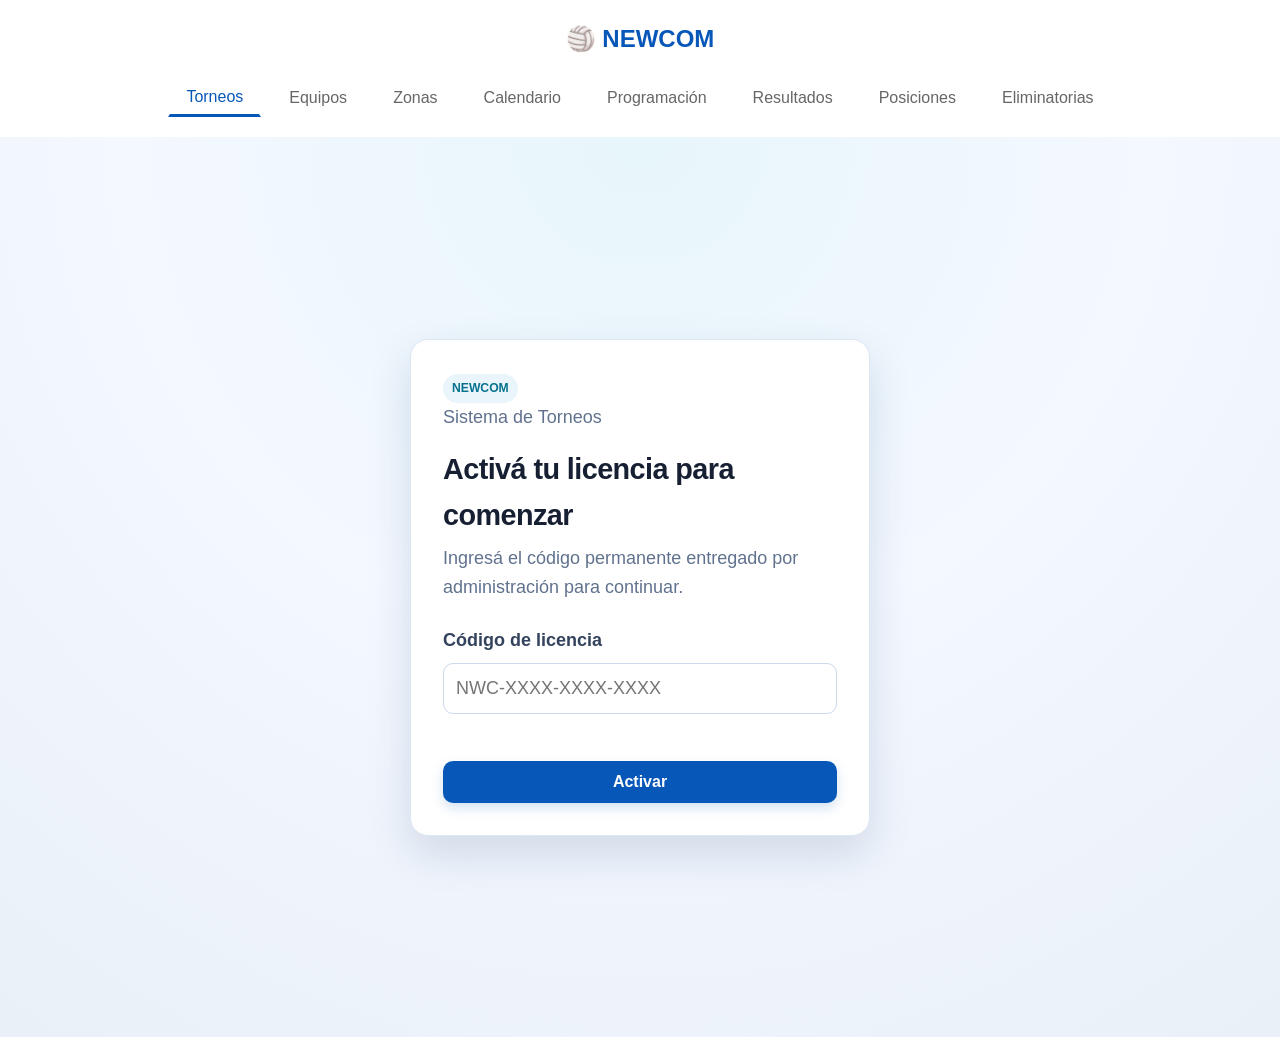
<file: index.html>
<!DOCTYPE html>
<html lang="es">
<head>
    <meta charset="UTF-8" />
    <meta name="viewport" content="width=device-width, initial-scale=1.0" />
    <title>NEWCOM - Gestión de Torneos</title>
    <link rel="stylesheet" href="css/main.css" />
    <link rel="stylesheet" href="css/layout.css" />
    <script type="module" src="js/main.js"></script>
</head>
<body>
    <header class="app-header">
        <div class="logo">🏐 NEWCOM</div>
        <nav id="main-nav" aria-label="Navegación principal">
            <button type="button" id="btn-nav-torneos" class="nav-btn active">Torneos</button>
            <button type="button" id="btn-nav-equipos" class="nav-btn">Equipos</button>
            <button type="button" id="btn-nav-zonas" class="nav-btn">Zonas</button>
            <button type="button" id="btn-nav-calendario" class="nav-btn">Calendario</button>
            <button type="button" id="btn-nav-programacion" class="nav-btn">Programación</button>
            <button type="button" id="btn-nav-resultados" class="nav-btn">Resultados</button>
            <button type="button" id="btn-nav-posiciones" class="nav-btn">Posiciones</button>
            <button type="button" id="btn-nav-eliminatorias" class="nav-btn">Eliminatorias</button>
        </nav>
    </header>

    <main id="app-container" class="container">
        <!-- Vista Torneos -->
        <section id="view-torneos" class="view-section active">
            <h2>Mis Torneos</h2>
            <div id="torneos-list" class="grid-cards">
                <p>Cargando torneos...</p>
            </div>
            <button id="btn-nuevo-torneo" class="btn-primary btn-large">+ Crear Nuevo Torneo</button>
        </section>

        <!-- Vista Equipos -->
        <section id="view-equipos" class="view-section">
            <h2>Gestión de Equipos</h2>
            <div class="panel-control">
                <button id="btn-nueva-categoria" class="btn-primary">Añadir Categoría</button>
            </div>
            <div id="selector-categorias" class="tabs-container">
                <!-- Se inyectan las categorías aquí -->
            </div>
            <div id="panel-categoria-activa" style="display: none; margin-top: 20px;">
                <h3 id="titulo-categoria-activa">Categoría Seleccionada</h3>
                <button id="btn-nuevo-equipo" class="btn-primary" style="margin-bottom: 20px;">+ Añadir Equipo</button>
                <div id="equipos-list" class="grid-cards">
                    <!-- Se inyectan los equipos aquí -->
                </div>
            </div>
        </section>

        <!-- Vista Zonas -->
        <section id="view-zonas" class="view-section">
            <h2>Distribución de Zonas</h2>
            <div id="alerta-zonas" class="panel-control">
                <p>Seleccione una categoría activa desde la pestaña "Equipos" para gestionar sus zonas.</p>
            </div>
            <div id="panel-zonas-activo" style="display: none;">
                <h3 id="titulo-categoria-zonas"></h3>
                <button id="btn-nueva-zona" class="btn-primary">+ Crear Zona</button>
                <div style="margin-top: 20px;">
                    <h3>Equipos sin zona asignada</h3>
                    <div id="equipos-libres-list" class="grid-cards">
                        <!-- Equipos libres -->
                    </div>
                </div>
                <div style="margin-top: 30px;">
                    <h3>Zonas Creadas</h3>
                    <div id="zonas-list" class="grid-cards">
                        <!-- Zonas y sus equipos -->
                    </div>
                </div>
            </div>
        </section>

        <!-- Vista Calendario -->
        <section id="view-calendario" class="view-section">
            <h2>Calendario del Torneo</h2>
            <div class="panel-control">
                <p>Seleccione los días de competencia.</p>
                <div style="display: flex; gap: 10px; margin-bottom: 20px;">
                    <button id="btn-mes-ant" class="btn-primary">Mes Anterior</button>
                    <h3 id="mes-actual-label" style="flex-grow: 1; text-align: center;"></h3>
                    <button id="btn-mes-sig" class="btn-primary">Mes Siguiente</button>
                </div>
            </div>
            <div id="calendario-grid" class="calendar-grid">
                <!-- Los días se generan dinámicamente -->
            </div>
            <button id="btn-guardar-calendario" class="btn-primary btn-large">Guardar Calendario</button>
        </section>

        <!-- Vista Programación -->
        <section id="view-programacion" class="view-section">
            <h2>Programación del Torneo</h2>
            <div class="panel-control">
                <button id="btn-generar-programacion" class="btn-primary btn-large">Generar Programación Automática</button>
            </div>
            <div id="programacion-list" style="margin-top: 20px;">
                <!-- Se inyectan los partidos programados aquí -->
            </div>
        </section>

        <!-- Vista Resultados -->
        <section id="view-resultados" class="view-section">
            <h2>Carga de Resultados</h2>
            <div id="resultados-list" class="grid-cards">
                <!-- Los partidos se inyectan aquí -->
            </div>
        </section>

        <!-- Vista Posiciones -->
        <section id="view-posiciones" class="view-section">
            <h2>Tabla de Posiciones</h2>
            <div id="posiciones-list">
                <!-- Las tablas se generan aquí -->
            </div>
        </section>

        <!-- Vista Eliminatorias -->
        <section id="view-eliminatorias" class="view-section">
            <h2>Eliminatorias</h2>
            <div class="panel-control">
                <button id="btn-generar-eliminatorias" class="btn-primary btn-large">Generar Cruces</button>
            </div>
            <div id="eliminatorias-list" class="grid-cards" style="margin-top: 20px;">
                <!-- Los cruces se inyectan aquí -->
            </div>
        </section>
    </main>

</body>
</html>
</file>
<file: css/main.css>
/* Estilos base de NEWCOM */
:root {
    --primary-color: #0056b3;
    --primary-hover: #004494;
    --bg-color: #f4f7f6;
    --text-color: #333333;
    --text-muted: #666666;
    --border-color: #cccccc;
    --bg-card: #ffffff;
    --success: #28a745;
    --danger: #dc3545;
    --font-base: 18px;
    --spacing-sm: 10px;
    --spacing-md: 20px;
    --spacing-lg: 30px;
    --radius: 8px;
}

* {
    box-sizing: border-box;
    margin: 0;
    padding: 0;
}

body {
    font-family: 'Segoe UI', Roboto, Helvetica, Arial, sans-serif;
    background-color: var(--bg-color);
    color: var(--text-color);
    font-size: var(--font-base);
    line-height: 1.6;
}

h1, h2, h3 {
    color: var(--primary-color);
    margin-bottom: var(--spacing-md);
}

/* Botones Accesibles */
button {
    font-family: inherit;
    font-size: 1rem;
    cursor: pointer;
    border: none;
    border-radius: var(--radius);
    padding: 12px 24px;
    transition: background-color 0.2s;
}

button:disabled {
    opacity: 0.5;
    cursor: not-allowed;
}

.btn-primary {
    background-color: var(--primary-color);
    color: white;
    font-weight: bold;
}

.btn-primary:hover:not(:disabled) {
    background-color: var(--primary-hover);
}

.btn-large {
    font-size: 1.2rem;
    padding: 16px 32px;
    width: 100%;
    max-width: 400px;
    display: block;
    margin: var(--spacing-lg) auto;
}

/* Estilos para pestañas (tabs) */
.tabs-container {
    display: flex;
    gap: 10px;
    flex-wrap: wrap;
    margin: 20px 0;
}

.btn-tab {
    padding: 10px 20px;
    border: 1px solid var(--primary-color);
    background: white;
    color: var(--primary-color);
    border-radius: var(--radius);
    cursor: pointer;
}

.btn-tab.active {
    background: var(--primary-color);
    color: white;
}

/* Estilos para calendario */
.calendar-grid {
    display: grid;
    grid-template-columns: repeat(7, 1fr);
    gap: 10px;
    margin-bottom: 20px;
}

.calendar-day {
    padding: 20px;
    border: 2px solid var(--border-color);
    border-radius: var(--radius);
    text-align: center;
    cursor: pointer;
    background: var(--bg-card);
    font-weight: bold;
    font-size: 1.2rem;
}

.calendar-day.selected {
    background: var(--primary-color);
    color: white;
    border-color: var(--primary-hover);
}

.calendar-day.disabled {
    background: #eee;
    color: #aaa;
    cursor: not-allowed;
}

/* Utilidades adicionales */
.panel-control {
    background: var(--bg-card);
    padding: var(--spacing-md);
    border-radius: var(--radius);
    border: 1px solid var(--border-color);
    margin-bottom: var(--spacing-md);
}

/* Interfaz de gestión: formularios, categorías y resultados */
:root {
    --primary-color: #0757b8;
    --primary-hover: #06448e;
    --ink: #172033;
    --surface-soft: #f7faff;
    --line-soft: #dce6f4;
    --accent: #09a7c6;
    --success-soft: #e8f8ee;
    --warning-soft: #fff5df;
    --shadow-card: 0 10px 28px rgba(16, 50, 96, 0.08);
    --radius: 14px;
}

body { background: linear-gradient(135deg, #f4f8ff 0%, #f7fafc 48%, #eef7f8 100%); color: var(--ink); }
h1, h2, h3, h4 { color: var(--ink); letter-spacing: -0.02em; }
h2 { font-size: clamp(1.65rem, 3vw, 2.2rem); }

.panel-control, .card {
    border: 1px solid var(--line-soft);
    box-shadow: var(--shadow-card);
}
.panel-control { background: rgba(255, 255, 255, 0.9); }
.card { text-align: left; }
.card:hover { transform: translateY(-2px); }

.form-card { padding: 24px; }
.form-title { display: flex; align-items: baseline; justify-content: space-between; gap: 12px; margin-bottom: 16px; }
.form-title p, .helper-text { color: var(--text-muted); font-size: .92rem; margin: 0; }
.form-grid { display: grid; grid-template-columns: repeat(auto-fit, minmax(190px, 1fr)); gap: 16px; align-items: end; }
.form-field { display: grid; gap: 7px; color: #34435d; font-size: .88rem; font-weight: 700; }
.form-field input, .form-field select, .resultado-select {
    width: 100%; min-height: 46px; border: 1px solid #cbd9ec; border-radius: 10px;
    padding: 10px 12px; color: var(--ink); background: #fff; font: inherit;
    transition: border-color .2s, box-shadow .2s, background .2s;
}
.form-field input:focus, .form-field select:focus, .resultado-select:focus {
    outline: none; border-color: var(--accent); box-shadow: 0 0 0 4px rgba(9, 167, 198, .14);
}
.form-actions { display: flex; gap: 10px; flex-wrap: wrap; align-items: center; }
.btn-primary { border-radius: 10px; box-shadow: 0 5px 12px rgba(7, 87, 184, .18); }
.btn-secondary { background: #e9f1fc; color: #0757b8; font-weight: 700; }
.empty-state { padding: 28px; text-align: center; background: var(--surface-soft); border: 1px dashed #b9cce7; border-radius: 14px; color: #5b6c87; }
.license-credit-warning { margin: 14px 0 0; color: #936600; font-weight: 700; }
.license-error { min-height: 1.35em; margin: 10px 0 0; color: #b42318; font-size: .88rem; font-weight: 700; }
.license-gate { display: grid; min-height: 100vh; place-items: center; padding: 24px; background: radial-gradient(circle at top, #e7f6fb, #f4f8ff 46%, #e9f0f8); }
.license-gate-card { width: min(100%, 460px); padding: 32px; border: 1px solid var(--line-soft); border-radius: 18px; background: #fff; box-shadow: 0 18px 44px rgba(16, 50, 96, .14); }
.license-gate-card h1 { margin: 14px 0 6px; color: var(--ink); font-size: 1.8rem; }
.license-gate-card p { color: #60728e; }
.license-gate-card form { display: grid; gap: 9px; margin-top: 24px; }
.license-gate-card label { color: #34435d; font-weight: 800; }
.license-gate-card input { min-height: 48px; border: 1px solid #cbd9ec; border-radius: 10px; padding: 10px 12px; color: var(--ink); font: inherit; text-transform: uppercase; }
.license-gate-card input:focus { outline: none; border-color: var(--accent); box-shadow: 0 0 0 4px rgba(9, 167, 198, .14); }
.license-card { display: grid; gap: 11px; padding: 18px; }
.license-card h3, .license-card p { margin: 0; }
.license-card p { color: #667792; font-size: .88rem; }
.license-card-head { display: flex; align-items: center; justify-content: space-between; gap: 12px; }
.license-card-head > strong { color: #0757b8; font-size: .84rem; letter-spacing: .04em; }
.license-balance { display: grid; grid-template-columns: repeat(3, 1fr); gap: 8px; margin: 0; }
.license-balance div { padding: 9px; border: 1px solid #dce6f4; border-radius: 9px; background: #f8fbff; }
.license-balance dt { color: #6a7c96; font-size: .68rem; font-weight: 800; text-transform: uppercase; }
.license-balance dd { margin: 2px 0 0; color: #172033; font-size: 1.15rem; font-weight: 900; }
.license-editor { padding-top: 4px; }
.license-editor summary { cursor: pointer; color: #0757b8; font-weight: 800; }
.license-editor form { display: grid; gap: 10px; padding-top: 12px; }
.license-toggle { color: #34435d; font-weight: 700; }

.category-workspace { margin: 18px 0 22px; padding: 18px; background: #fff; border: 1px solid var(--line-soft); border-radius: 16px; box-shadow: var(--shadow-card); }
.category-workspace-header { display: flex; justify-content: space-between; gap: 16px; align-items: center; margin-bottom: 12px; }
.category-workspace-header h3 { margin: 0; font-size: 1rem; }
.category-workspace-header span { color: #63738c; font-size: .9rem; }
.tabs-container { margin: 0; gap: 8px; }
.categoria-tab, .btn-tab { border: 1px solid #ccdbef; background: #f8fbff; color: #3a5479; border-radius: 999px; font-weight: 700; }
.categoria-tab.active, .btn-tab.active { background: #0757b8; color: #fff; border-color: #0757b8; box-shadow: 0 4px 10px rgba(7, 87, 184, .2); }
.category-page-header { display: flex; align-items: end; justify-content: space-between; gap: 20px; flex-wrap: wrap; margin-bottom: 16px; }
.category-page-header h3 { margin: 0 0 4px; }

.resultados-toolbar { display: flex; justify-content: space-between; gap: 12px; align-items: center; margin: 4px 0 18px; }
.resultados-toolbar p { color: #63738c; margin: 0; }
.resultados-list { display: grid; grid-template-columns: repeat(auto-fill, minmax(320px, 1fr)); gap: 16px; }
.result-card { padding: 0; overflow: hidden; }
.result-card-head { display: flex; justify-content: space-between; align-items: center; padding: 12px 16px; background: #f4f8ff; border-bottom: 1px solid var(--line-soft); }
.match-status { padding: 4px 9px; border-radius: 999px; font-weight: 800; font-size: .72rem; letter-spacing: .06em; }
.match-status.pending { background: var(--warning-soft); color: #936600; }
.match-status.finished { background: var(--success-soft); color: #15723a; }
.match-meta { color: #63738c; font-size: .82rem; font-weight: 700; }
.match-body { padding: 18px; }
.match-team-row { display: grid; grid-template-columns: 1fr auto 1fr; align-items: center; gap: 10px; font-size: 1.05rem; font-weight: 800; }
.match-team-row span:last-child { text-align: right; }
.versus { color: #7d8ca4; font-size: .76rem; letter-spacing: .08em; }
.match-schedule { margin: 14px 0; padding: 9px 11px; border-radius: 9px; background: var(--surface-soft); color: #4d6282; font-size: .86rem; }
.score-current { display: flex; justify-content: space-between; padding: 10px 12px; background: #eef8f2; color: #176b38; border-radius: 10px; font-weight: 800; }
.result-actions { display: grid; grid-template-columns: 1fr auto; gap: 9px; margin-top: 16px; }
.result-actions button { padding-inline: 14px; white-space: nowrap; }

.calendar-intro { display: flex; gap: 12px; align-items: center; color: #466080; margin-bottom: 16px; }
.calendar-intro strong { color: #0757b8; }
.calendar-grid { grid-template-columns: repeat(auto-fit, minmax(230px, 1fr)); gap: 14px; margin-top: 18px; }
.calendar-day { padding: 0; cursor: default; text-align: left; border: 1px solid var(--line-soft); overflow: hidden; box-shadow: var(--shadow-card); }
.calendar-day:hover { transform: none; }
.calendar-day-header { padding: 14px 16px; color: #fff; background: linear-gradient(120deg, #0757b8, #0996bb); }
.calendar-day-header strong { display: block; font-size: 1rem; }
.calendar-day-header span { font-size: .78rem; opacity: .85; text-transform: uppercase; letter-spacing: .06em; }
.calendar-day-content { padding: 15px; display: grid; gap: 12px; }
.calendar-hours { display: grid; grid-template-columns: 1fr 1fr; gap: 10px; }
.calendar-hours label { display: grid; gap: 5px; color: #50627d; font-size: .78rem; font-weight: 700; }
.calendar-hours input { min-height: 40px; border: 1px solid #cedcef; border-radius: 8px; padding: 7px; font: inherit; }
.calendar-chip { display: inline-flex; width: fit-content; padding: 5px 9px; border-radius: 999px; background: #e9f5fb; color: #08718e; font-size: .76rem; font-weight: 800; }

@media (max-width: 640px) {
    .container { padding: 22px 14px; }
    .form-card { padding: 18px; }
    .category-workspace-header, .resultados-toolbar { align-items: flex-start; flex-direction: column; }
    .result-actions { grid-template-columns: 1fr; }
    .match-team-row { font-size: .96rem; }
}

/* Tablas, programación y resultados: lectura rápida de jornadas */
.standings-card { padding: 0; overflow: hidden; }
.standings-head { display: flex; align-items: flex-start; justify-content: space-between; gap: 16px; padding: 22px 24px 16px; background: linear-gradient(120deg, #fff, #f4f8ff); }
.standings-head h3 { margin: 0 0 4px; }
.standings-head p, .standings-legend { color: #60728e; font-size: .88rem; margin: 0; }
.final-podium { display: grid; grid-template-columns: repeat(3, 1fr); gap: 10px; padding: 0 24px 18px; background: #f4f8ff; }
.podium-card { display: grid; gap: 3px; padding: 13px 15px; border-radius: 12px; background: #fff; border: 1px solid #dce6f4; }
.podium-card span { color: #6d7d96; font-size: .74rem; font-weight: 800; letter-spacing: .06em; text-transform: uppercase; }
.podium-card strong { font-size: 1rem; color: #172033; }
.podium-card small { color: #4f6586; }
.podium-1 { border-color: #eed386; background: #fffaf0; }
.podium-2 { border-color: #cbd5e1; }
.podium-3 { border-color: #e5c5a8; background: #fff8f3; }
.standings-table-wrap { overflow-x: auto; }
.standings-table { width: 100%; min-width: 760px; border-collapse: collapse; font-size: .9rem; }
.standings-table th { padding: 11px 12px; color: #657691; background: #f8fbff; border-top: 1px solid var(--line-soft); border-bottom: 1px solid var(--line-soft); text-align: center; font-size: .75rem; letter-spacing: .05em; text-transform: uppercase; }
.standings-table th:nth-child(2), .standings-table th:nth-child(3), .standings-table td:nth-child(2), .standings-table td:nth-child(3) { text-align: left; }
.standings-table td { padding: 12px; border-bottom: 1px solid #edf2f8; text-align: center; color: #2b3b56; white-space: nowrap; }
.standings-table tbody tr:hover { background: #f7fbff; }
.standing-rank { display: inline-grid; place-items: center; width: 25px; height: 25px; border-radius: 50%; background: #eaf2ff; color: #0757b8; font-weight: 800; }
.standing-place { color: #5b6e8b !important; font-weight: 700; }
.standing-team { max-width: 290px; overflow: hidden; text-overflow: ellipsis; font-weight: 800; color: #172033 !important; }
.standing-top-1 { background: #fffaf0; }
.standing-top-2 { background: #fbfcfe; }
.standing-top-3 { background: #fff9f5; }
.standings-legend { padding: 13px 24px; border-top: 1px solid #edf2f8; }

.schedule-board { display: grid; gap: 14px; }
.schedule-board-head { display: flex; align-items: center; justify-content: space-between; gap: 12px; }
.schedule-board-head h3 { margin: 0 0 3px; }
.schedule-board-head p { margin: 0; color: #667792; font-size: .88rem; }
.schedule-day { overflow: hidden; border: 1px solid var(--line-soft); border-radius: 14px; background: #fff; box-shadow: var(--shadow-card); }
.schedule-day > header { display: flex; align-items: center; justify-content: space-between; gap: 10px; padding: 13px 16px; background: #f4f8ff; border-bottom: 1px solid var(--line-soft); }
.schedule-day h4 { margin: 3px 0 0; color: #22314a; font-size: 1rem; }
.schedule-day > header > strong { color: #536886; font-size: .82rem; }
.schedule-match-list { display: grid; }
.schedule-match { display: grid; grid-template-columns: 154px minmax(0, 1fr); border-bottom: 1px solid #edf2f8; }
.schedule-match:last-child { border-bottom: 0; }
.schedule-match-time { display: grid; align-content: center; gap: 2px; padding: 14px 16px; background: #fbfdff; border-right: 1px solid #edf2f8; }
.schedule-match-time strong { color: #0757b8; font-size: .9rem; }
.schedule-match-time span { color: #71819a; font-size: .78rem; }
.schedule-match-main { display: flex; align-items: center; justify-content: space-between; gap: 16px; padding: 13px 16px; }
.schedule-match-main > div { display: grid; gap: 3px; }
.schedule-match-main strong { color: #1d2d47; font-size: .98rem; }
.schedule-match-main strong b, .draft-fixture-row strong b { color: #8494aa; font-size: .76rem; margin: 0 5px; }
.schedule-editor { grid-column: 1 / -1; margin: 0 16px 14px; border: 1px solid #dbe7f7; border-radius: 10px; background: #fbfdff; }
.schedule-editor summary { cursor: pointer; padding: 10px 12px; color: #0757b8; font-weight: 700; }
.schedule-editor form { padding: 2px 12px 12px; }
.schedule-editor .helper-text { margin: 0 0 12px; }
.schedule-stage { color: #71829d; font-size: .78rem; font-weight: 700; }
.schedule-score { min-width: 58px; padding: 6px 9px; border-radius: 8px; color: #126637; background: var(--success-soft); font-weight: 900; text-align: center; }
.draft-fixture-list { display: grid; margin-top: 12px; border: 1px solid #e3ebf6; border-radius: 10px; overflow: hidden; }
.draft-fixture-row { display: grid; grid-template-columns: minmax(145px, .7fr) minmax(220px, 1.4fr) auto; gap: 12px; align-items: center; padding: 10px 12px; border-bottom: 1px solid #edf2f8; font-size: .88rem; }
.draft-fixture-row:last-child { border-bottom: 0; }
.draft-fixture-row > span { color: #63748d; font-weight: 700; }
.draft-fixture-row button { padding: 7px 10px; font-size: .8rem; }

.resultados-list { grid-template-columns: 1fr; gap: 10px; }
.result-row { display: grid; grid-template-columns: 145px minmax(250px, 1fr) minmax(185px, .65fr) minmax(210px, .75fr); align-items: stretch; padding: 0; overflow: hidden; }
.result-row > div { padding: 13px 15px; border-right: 1px solid #e8eef7; }
.result-row > div:last-child { border-right: 0; }
.result-row-meta { display: grid; align-content: center; gap: 4px; background: #f7faff; }
.result-row-meta strong { color: #344a6a; font-size: .84rem; }
.result-row-meta small { color: #7888a0; font-size: .76rem; }
.result-row-teams { display: grid; grid-template-columns: 1fr auto 1fr; align-items: center; gap: 10px; color: #172033; }
.result-row-teams strong:last-child { text-align: right; }
.result-row-teams span { color: #8191a8; font-size: .74rem; font-weight: 800; text-transform: uppercase; }
.result-row-schedule { display: grid; align-content: center; color: #596e90; font-size: .83rem; background: #fcfdff; }
.result-row-score { display: grid; align-content: center; gap: 7px; }
.result-row-score > span { color: #657995; font-size: .74rem; font-weight: 800; text-transform: uppercase; letter-spacing: .04em; }
.score-options { display: grid; grid-template-columns: repeat(4, 1fr); gap: 5px; }
.score-option { min-height: 34px; padding: 5px; color: #35608f; background: #f5f9ff; border: 1px solid #ccdcef; border-radius: 7px; font-size: .8rem; font-weight: 800; box-shadow: none; }
.score-option:hover { background: #e9f3ff; border-color: #72a7df; }
.score-option.selected { color: #126637; background: #e9f8ee; border-color: #9bdbaf; }

/* Carga de marcadores por sets: un único flujo de puntos reales a tabla. */
.set-results-list { display: grid; gap: 14px; }
.set-result-card { padding: 0; overflow: hidden; }
.set-result-head { display: flex; align-items: center; justify-content: space-between; gap: 14px; padding: 13px 18px; background: linear-gradient(120deg, #f4f8ff, #f8fcff); border-bottom: 1px solid var(--line-soft); }
.set-result-head > div { display: grid; gap: 7px; }
.set-result-head strong { color: #526987; font-size: .82rem; }
.set-result-head small { color: #63738c; font-weight: 700; text-align: right; }
.set-result-teams { display: grid; grid-template-columns: minmax(0, 1fr) auto minmax(0, 1fr); align-items: center; gap: 12px; padding: 20px 18px 14px; font-size: 1.05rem; }
.set-result-teams strong:last-child { text-align: right; }
.set-result-teams span { color: #8495ad; font-size: .76rem; font-weight: 900; letter-spacing: .08em; text-transform: uppercase; }
.sets-editor { display: grid; grid-template-columns: repeat(3, minmax(150px, 1fr)); gap: 10px; padding: 0 18px 18px; }
.set-points { display: grid; grid-template-columns: 1fr auto 1fr; gap: 7px; align-items: center; padding: 11px; border: 1px solid #d8e5f5; border-radius: 11px; background: #fbfdff; }
.set-points > span { grid-column: 1 / -1; color: #5e7290; font-size: .75rem; font-weight: 800; text-transform: uppercase; letter-spacing: .04em; }
.set-points input { width: 100%; min-width: 0; min-height: 40px; border: 1px solid #cbd9ec; border-radius: 8px; padding: 6px; color: var(--ink); font: inherit; font-weight: 800; text-align: center; }
.set-points input:focus { outline: none; border-color: var(--accent); box-shadow: 0 0 0 3px rgba(9, 167, 198, .14); }
.set-points b { color: #7c8faa; }
.third-set { background: #fffaf2; border-color: #f1dca9; }
.set-result-footer { display: flex; align-items: center; justify-content: space-between; gap: 16px; padding: 14px 18px; border-top: 1px solid #edf2f8; background: #fff; }
.set-preview { margin: 0; color: #657995; font-size: .88rem; }
.set-preview.valid { color: #14703a; font-weight: 800; }
.set-preview.invalid { color: #a55a13; font-weight: 700; }
.set-result-footer .btn-primary { white-space: nowrap; }

@media (max-width: 860px) {
    .result-row { grid-template-columns: 130px 1fr 190px; }
    .result-row-schedule { display: none; }
    .sets-editor { grid-template-columns: 1fr; }
}
@media (max-width: 640px) {
    .standings-head, .schedule-board-head { align-items: flex-start; flex-direction: column; }
    .final-podium { grid-template-columns: 1fr; }
    .standings-table { font-size: .84rem; }
    .schedule-match { grid-template-columns: 1fr; }
    .schedule-match-time { grid-template-columns: 1fr 1fr; align-items: center; border-right: 0; border-bottom: 1px solid #edf2f8; }
    .schedule-match-time span { text-align: right; }
    .schedule-match-main { align-items: flex-start; flex-direction: column; gap: 8px; }
    .draft-fixture-row { grid-template-columns: 1fr; gap: 5px; }
    .draft-fixture-row button { justify-self: start; }
    .result-row { grid-template-columns: 1fr; }
    .result-row > div { border-right: 0; border-bottom: 1px solid #e8eef7; }
    .result-row > div:last-child { border-bottom: 0; }
    .result-row-meta { grid-template-columns: auto 1fr auto; align-items: center; }
    .result-row-schedule { display: block; }
    .set-result-head, .set-result-footer { align-items: flex-start; flex-direction: column; }
    .set-result-head small { text-align: left; }
    .set-result-footer .btn-primary { width: 100%; }
}

/* Selector visual de categorías */
.category-picker-form { display: grid; gap: 16px; }
.category-picker { display: grid; grid-template-columns: repeat(4, minmax(0, 1fr)); gap: 12px; }
.category-picker-group { overflow: hidden; border: 1px solid #dbe6f5; border-radius: 13px; background: #f9fbff; }
.category-picker-group header { display: flex; align-items: baseline; justify-content: space-between; padding: 10px 12px; background: linear-gradient(120deg, #eaf3ff, #f5fbff); border-bottom: 1px solid #dbe6f5; }
.category-picker-group header span { color: #6b7d98; font-size: .72rem; font-weight: 800; letter-spacing: .06em; text-transform: uppercase; }
.category-picker-group header strong { color: #0757b8; font-size: 1rem; }
.category-picker-group > div { display: grid; gap: 7px; padding: 9px; }
.category-choice { display: grid; grid-template-columns: 1fr auto; align-items: center; gap: 7px; padding: 10px 11px; color: #2e4568; background: #fff; border: 1px solid #d5e1f1; border-radius: 9px; text-align: left; box-shadow: none; }
.category-choice b { font-size: .88rem; }
.category-choice small { color: #7c8ca4; font-size: .68rem; font-weight: 700; }
.category-choice:hover:not(:disabled) { border-color: #5f9ce1; background: #f2f8ff; transform: translateY(-1px); }
.category-choice.selected { color: #fff; background: linear-gradient(120deg, #0757b8, #0989bd); border-color: #0757b8; box-shadow: 0 7px 14px rgba(7, 87, 184, .2); }
.category-choice.selected small { color: #dcefff; }
.category-choice:disabled { color: #8b98aa; background: #f0f3f8; border-color: #e1e7ef; opacity: .8; }
.category-choice:disabled small { color: #a2adbd; }
.category-picker-footer { display: flex; align-items: center; justify-content: space-between; gap: 16px; padding-top: 4px; }
.category-picker-footer p { max-width: 620px; }
@media (max-width: 980px) { .category-picker { grid-template-columns: repeat(2, minmax(0, 1fr)); } }
@media (max-width: 560px) {
    .category-picker { grid-template-columns: 1fr; }
    .category-picker-footer { align-items: stretch; flex-direction: column; }
    .category-picker-footer button { width: 100%; }
}

/* Configuración de zonas y cabezas de serie */
.zones-page-head, .zones-section-head, .seed-draw-head { display: flex; align-items: flex-start; justify-content: space-between; gap: 16px; }
.zones-page-head { margin-bottom: 16px; }
.zones-page-head h2, .zones-section-head h3, .seed-draw-head h3 { margin: 0 0 3px; }
.zones-page-head p, .zones-section-head p, .seed-draw-head p { margin: 0; color: #667792; font-size: .88rem; }
.seed-draw { display: grid; gap: 13px; margin-top: 18px; padding: 17px; background: #f7faff; border: 1px solid #dce8f7; border-radius: 13px; }
.seed-grid { display: grid; grid-template-columns: repeat(auto-fit, minmax(200px, 1fr)); gap: 10px; }
.seed-choice { display: grid; gap: 6px; padding: 10px; background: #fff; border: 1px solid #dce6f4; border-radius: 10px; color: #405775; font-size: .8rem; font-weight: 800; }
.seed-choice select, .free-team-card select, .zone-team select { min-height: 38px; width: 100%; padding: 7px 9px; color: #263954; background: #fff; border: 1px solid #cbd9ec; border-radius: 8px; font: inherit; }
.validation-error { color: #b42318 !important; font-weight: 800; }
.zones-workspace { margin-top: 18px; padding: 18px; background: rgba(255, 255, 255, .76); border: 1px solid var(--line-soft); border-radius: 16px; }
.zones-section-head { margin-bottom: 13px; }
.zones-section-head > span { display: inline-grid; place-items: center; min-width: 32px; height: 32px; padding: 0 9px; color: #0757b8; background: #e8f2ff; border-radius: 50%; font-size: .84rem; font-weight: 900; }
.zone-team-grid, .zones-grid { display: grid; grid-template-columns: repeat(auto-fit, minmax(245px, 1fr)); gap: 12px; }
.free-team-card { display: grid; gap: 10px; padding: 15px; background: #fff; border: 1px solid #dce6f4; border-radius: 12px; }
.free-team-card strong { color: #20334e; }
.free-team-card label { display: grid; gap: 5px; color: #6b7b93; font-size: .76rem; font-weight: 800; }
.zone-card { overflow: hidden; background: #fff; border: 1px solid #dce6f4; border-radius: 13px; box-shadow: 0 6px 16px rgba(20, 50, 90, .05); }
.zone-card > header { display: flex; align-items: flex-start; justify-content: space-between; gap: 8px; padding: 14px; background: #f5f9ff; border-bottom: 1px solid #e3ebf6; }
.zone-card h3 { margin: 5px 0 0; font-size: 1rem; }
.leader-badge { max-width: 52%; padding: 5px 8px; color: #7b5810; background: #fff4cf; border: 1px solid #f4da82; border-radius: 999px; font-size: .72rem; font-weight: 800; overflow: hidden; text-overflow: ellipsis; white-space: nowrap; }
.leader-badge.empty { color: #71819a; background: #f0f4f9; border-color: #dce4ee; }
.zone-team-list { display: grid; }
.zone-team { display: grid; grid-template-columns: 1fr minmax(110px, .85fr); align-items: center; gap: 10px; padding: 11px 14px; border-bottom: 1px solid #edf2f8; }
.zone-team:last-child { border-bottom: 0; }
.zone-team strong { color: #344964; font-size: .88rem; }
.zone-team strong small { display: block; color: #9a6e0a; font-size: .68rem; font-weight: 800; text-transform: uppercase; }
.zone-team.leader { background: #fffdf4; }
@media (max-width: 640px) {
    .zones-page-head, .zones-section-head, .seed-draw-head { flex-direction: column; }
    .seed-draw-head button { width: 100%; }
    .zone-team { grid-template-columns: 1fr; }
}
</file>
<file: css/layout.css>
/* Layout principal de NEWCOM */
.app-header {
    background-color: white;
    padding: var(--spacing-md);
    box-shadow: 0 2px 4px rgba(0,0,0,0.1);
    display: flex;
    flex-direction: column;
    align-items: center;
    gap: var(--spacing-md);
}

.logo {
    font-size: 1.5rem;
    font-weight: bold;
    color: var(--primary-color);
}

#main-nav {
    display: flex;
    gap: var(--spacing-sm);
    flex-wrap: wrap;
    justify-content: center;
}

.nav-btn {
    background-color: transparent;
    color: var(--text-muted);
    border: 2px solid transparent;
    padding: 8px 16px;
    font-weight: 500;
    cursor: pointer;
    transition: all 0.2s;
}

.nav-btn.active {
    color: var(--primary-color);
    border-bottom: 3px solid var(--primary-color);
    border-radius: 0;
}

.nav-btn:hover:not(.active) {
    color: var(--primary-color);
    border-bottom: 3px solid var(--border-color);
}

.admin-link {
    text-decoration: none;
    display: inline-block;
}

.container {
    max-width: 1200px;
    margin: 0 auto;
    padding: var(--spacing-lg) var(--spacing-md);
}

/* Vistas dinámicas */
.view-section {
    display: none;
}

.view-section.active {
    display: block;
    animation: fadeIn 0.3s ease-in;
}

/* Tarjetas para torneos/equipos */
.grid-cards {
    display: grid;
    grid-template-columns: repeat(auto-fill, minmax(280px, 1fr));
    gap: var(--spacing-md);
}

.card {
    background: var(--bg-card);
    padding: var(--spacing-md);
    border-radius: var(--radius);
    border: 1px solid var(--border-color);
    box-shadow: 0 2px 5px rgba(0,0,0,0.05);
    text-align: center;
    transition: transform 0.2s, box-shadow 0.2s;
}

.card:hover {
    transform: translateY(-3px);
    box-shadow: 0 4px 10px rgba(0,0,0,0.1);
}

/* Animación */
@keyframes fadeIn {
    from { opacity: 0; transform: translateY(10px); }
    to { opacity: 1; transform: translateY(0); }
}

/* Responsive */
@media (max-width: 768px) {
    .grid-cards {
        grid-template-columns: 1fr;
    }
    
    .calendar-grid {
        gap: 5px;
    }
    
    .calendar-day {
        padding: 12px;
        font-size: 1rem;
    }
}
</file>
